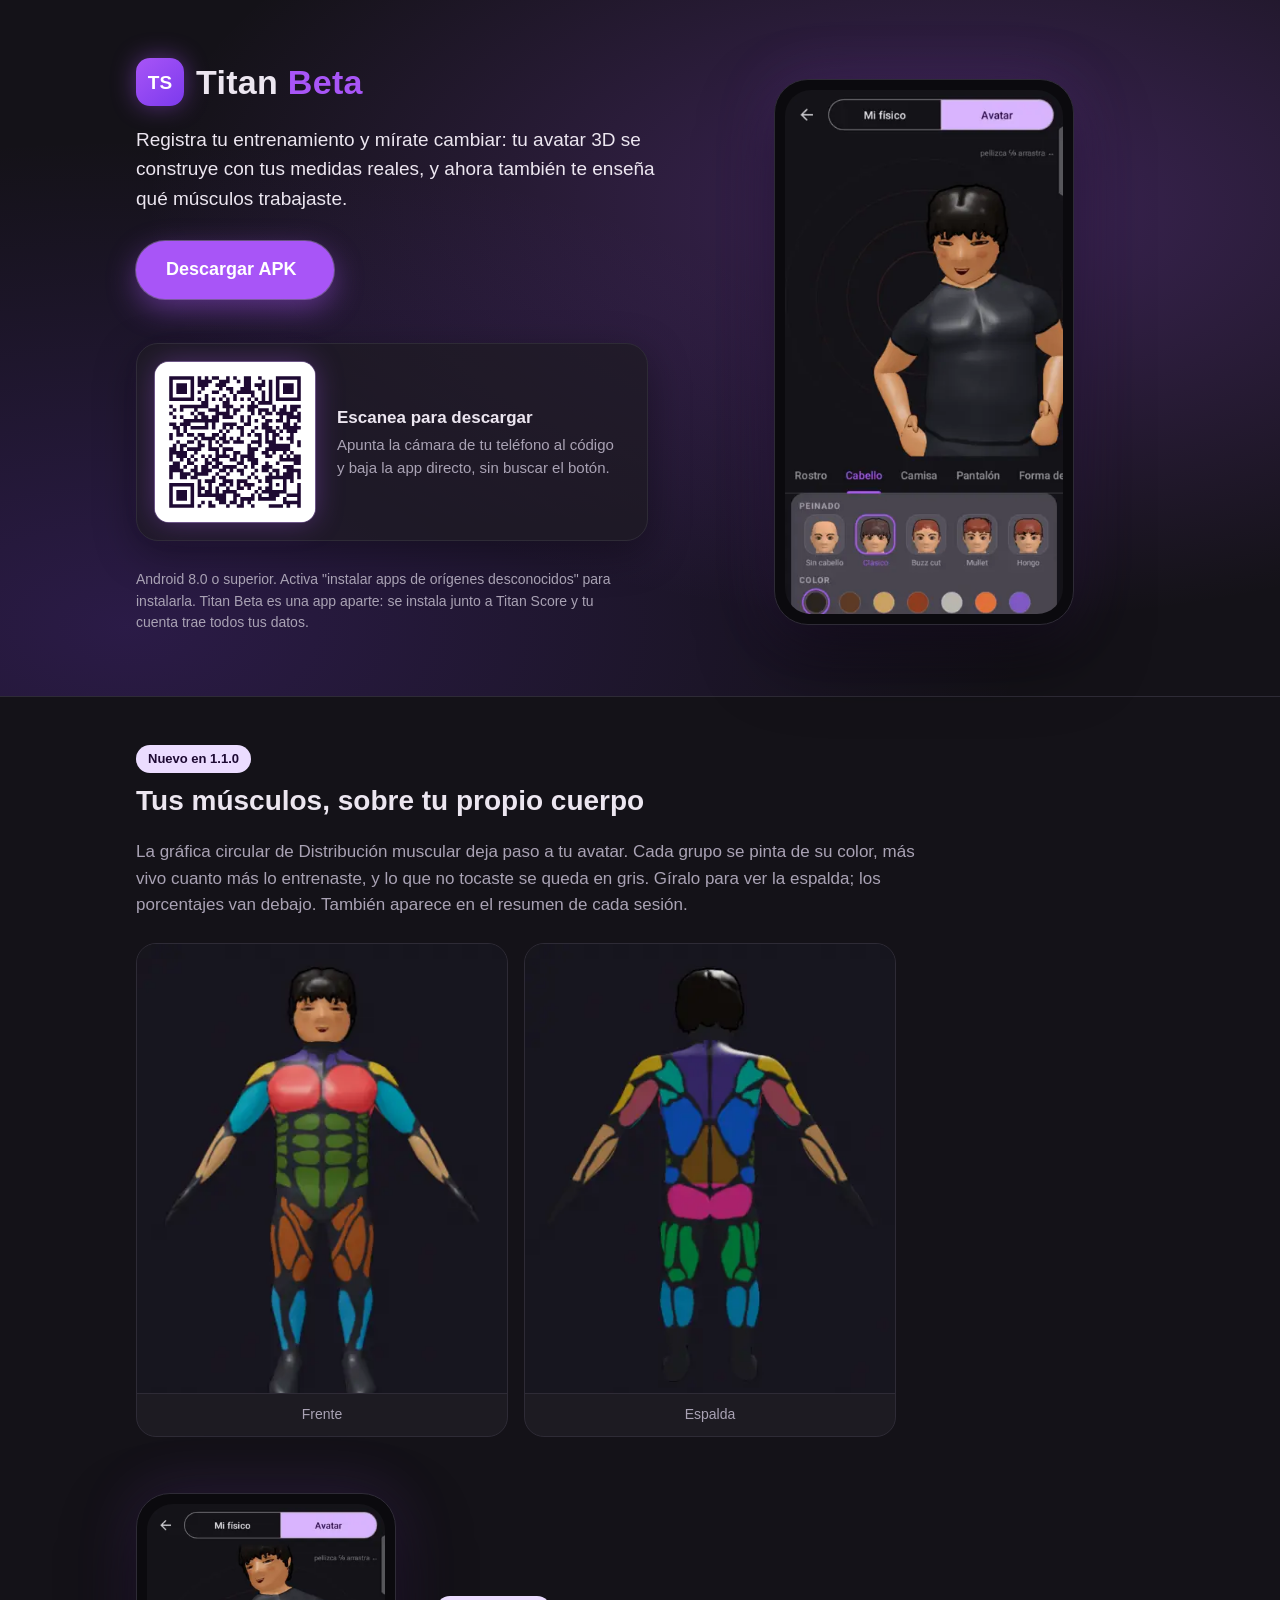
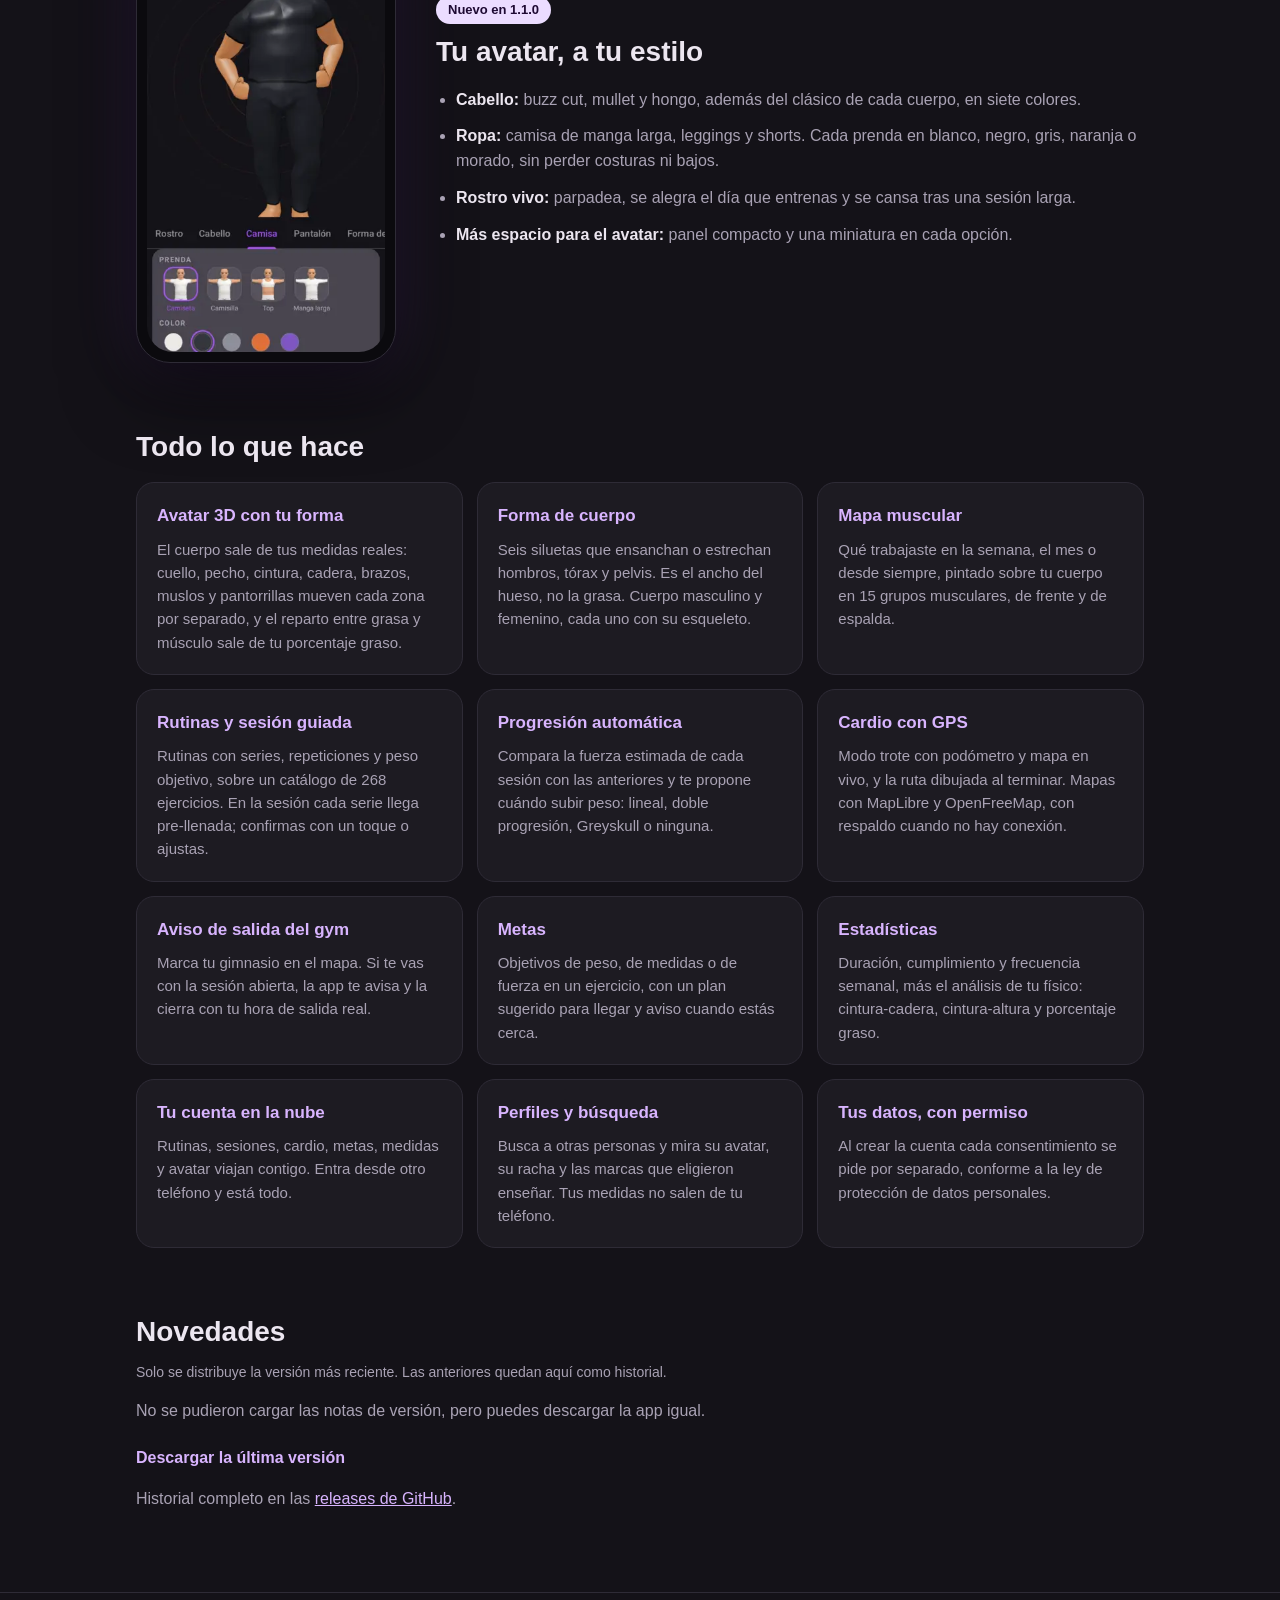
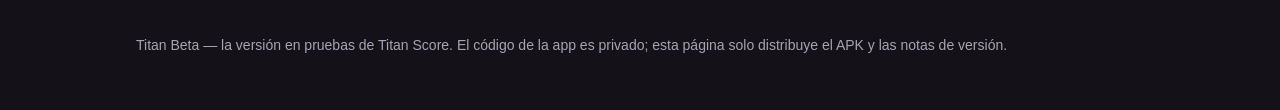
<file: index.html>
<!DOCTYPE html>
<html lang="es">
<head>
<meta charset="UTF-8">
<meta name="viewport" content="width=device-width, initial-scale=1.0">
<title>Titan Beta — Titan Score</title>
<meta name="description" content="Titan Beta: registra tus entrenamientos y mírate cambiar en un avatar 3D construido con tus medidas, con mapa muscular, cardio con GPS y aviso de salida del gym. Descarga el APK.">
<meta name="theme-color" content="#141218">
<link rel="stylesheet" href="style.css">
</head>
<body>

<header class="hero">
  <div class="container hero-grid">
    <div class="hero-text">
      <div class="brand">
        <span class="brand-mark">TS</span>
        <span class="brand-name">Titan <span class="acento">Beta</span></span>
      </div>
      <p class="tagline">Registra tu entrenamiento y mírate cambiar: tu avatar 3D se construye con tus medidas reales, y ahora también te enseña qué músculos trabajaste.</p>
      <a id="download-link" class="btn-download" href="https://github.com/JuanOV27/titan-score-app/releases/latest/download/titan-score.apk" rel="noopener">
        Descargar APK <span id="download-version"></span>
      </a>
      <div class="qr">
        <img src="img/qr-descarga.svg" width="160" height="160" alt="Código QR que descarga el APK de Titan Beta">
        <p><strong>Escanea para descargar</strong>Apunta la cámara de tu teléfono al código y baja la app directo, sin buscar el botón.</p>
      </div>
      <p class="hint">Android 8.0 o superior. Activa "instalar apps de orígenes desconocidos" para instalarla. Titan Beta es una app aparte: se instala junto a Titan Score y tu cuenta trae todos tus datos.</p>
    </div>
    <figure class="telefono">
      <img src="img/personalizar-cabello.webp" width="360" height="678" alt="Pantalla de personalización del avatar en la sección Cabello, con miniaturas de cada peinado y la paleta de colores">
    </figure>
  </div>
</header>

<main class="container">

  <section class="destacado">
    <span class="etiqueta">Nuevo en 1.1.0</span>
    <h2>Tus músculos, sobre tu propio cuerpo</h2>
    <p class="lead">La gráfica circular de Distribución muscular deja paso a tu avatar. Cada grupo se pinta de su color, más vivo cuanto más lo entrenaste, y lo que no tocaste se queda en gris. Gíralo para ver la espalda; los porcentajes van debajo. También aparece en el resumen de cada sesión.</p>
    <div class="par-mapa">
      <figure>
        <img src="img/mapa-frente.webp" width="400" height="486" alt="Mapa muscular de frente: pectorales, hombros, bíceps, abdomen y cuádriceps coloreados">
        <figcaption>Frente</figcaption>
      </figure>
      <figure>
        <img src="img/mapa-espalda.webp" width="400" height="486" alt="Mapa muscular de espalda: trapecios, dorsales, glúteos, isquiotibiales y pantorrillas coloreados">
        <figcaption>Espalda</figcaption>
      </figure>
    </div>
  </section>

  <section class="destacado invertido">
    <figure class="telefono pequeno">
      <img src="img/personalizar-ropa.webp" width="360" height="678" alt="Sección Camisa de la personalización: camiseta, camisilla, top y manga larga, con cinco colores">
    </figure>
    <div>
      <span class="etiqueta">Nuevo en 1.1.0</span>
      <h2>Tu avatar, a tu estilo</h2>
      <ul class="lista">
        <li><strong>Cabello:</strong> buzz cut, mullet y hongo, además del clásico de cada cuerpo, en siete colores.</li>
        <li><strong>Ropa:</strong> camisa de manga larga, leggings y shorts. Cada prenda en blanco, negro, gris, naranja o morado, sin perder costuras ni bajos.</li>
        <li><strong>Rostro vivo:</strong> parpadea, se alegra el día que entrenas y se cansa tras una sesión larga.</li>
        <li><strong>Más espacio para el avatar:</strong> panel compacto y una miniatura en cada opción.</li>
      </ul>
    </div>
  </section>

  <section class="features">
    <h2>Todo lo que hace</h2>
    <div class="feature-grid">
      <div class="feature">
        <h3>Avatar 3D con tu forma</h3>
        <p>El cuerpo sale de tus medidas reales: cuello, pecho, cintura, cadera, brazos, muslos y pantorrillas mueven cada zona por separado, y el reparto entre grasa y músculo sale de tu porcentaje graso.</p>
      </div>
      <div class="feature">
        <h3>Forma de cuerpo</h3>
        <p>Seis siluetas que ensanchan o estrechan hombros, tórax y pelvis. Es el ancho del hueso, no la grasa. Cuerpo masculino y femenino, cada uno con su esqueleto.</p>
      </div>
      <div class="feature">
        <h3>Mapa muscular</h3>
        <p>Qué trabajaste en la semana, el mes o desde siempre, pintado sobre tu cuerpo en 15 grupos musculares, de frente y de espalda.</p>
      </div>
      <div class="feature">
        <h3>Rutinas y sesión guiada</h3>
        <p>Rutinas con series, repeticiones y peso objetivo, sobre un catálogo de 268 ejercicios. En la sesión cada serie llega pre-llenada; confirmas con un toque o ajustas.</p>
      </div>
      <div class="feature">
        <h3>Progresión automática</h3>
        <p>Compara la fuerza estimada de cada sesión con las anteriores y te propone cuándo subir peso: lineal, doble progresión, Greyskull o ninguna.</p>
      </div>
      <div class="feature">
        <h3>Cardio con GPS</h3>
        <p>Modo trote con podómetro y mapa en vivo, y la ruta dibujada al terminar. Mapas con MapLibre y OpenFreeMap, con respaldo cuando no hay conexión.</p>
      </div>
      <div class="feature">
        <h3>Aviso de salida del gym</h3>
        <p>Marca tu gimnasio en el mapa. Si te vas con la sesión abierta, la app te avisa y la cierra con tu hora de salida real.</p>
      </div>
      <div class="feature">
        <h3>Metas</h3>
        <p>Objetivos de peso, de medidas o de fuerza en un ejercicio, con un plan sugerido para llegar y aviso cuando estás cerca.</p>
      </div>
      <div class="feature">
        <h3>Estadísticas</h3>
        <p>Duración, cumplimiento y frecuencia semanal, más el análisis de tu físico: cintura-cadera, cintura-altura y porcentaje graso.</p>
      </div>
      <div class="feature">
        <h3>Tu cuenta en la nube</h3>
        <p>Rutinas, sesiones, cardio, metas, medidas y avatar viajan contigo. Entra desde otro teléfono y está todo.</p>
      </div>
      <div class="feature">
        <h3>Perfiles y búsqueda</h3>
        <p>Busca a otras personas y mira su avatar, su racha y las marcas que eligieron enseñar. Tus medidas no salen de tu teléfono.</p>
      </div>
      <div class="feature">
        <h3>Tus datos, con permiso</h3>
        <p>Al crear la cuenta cada consentimiento se pide por separado, conforme a la ley de protección de datos personales.</p>
      </div>
    </div>
  </section>

  <section class="notas">
    <h2>Novedades</h2>
    <p class="nota-descarga">Solo se distribuye la versión más reciente. Las anteriores quedan aquí como historial.</p>
    <div id="release-notes">
      <p class="loading">Cargando versiones…</p>
    </div>
  </section>

</main>

<footer>
  <div class="container">
    <p>Titan Beta — la versión en pruebas de Titan Score. El código de la app es privado; esta página solo distribuye el APK y las notas de versión.</p>
  </div>
</footer>

<script src="app.js"></script>
</body>
</html>
</file>
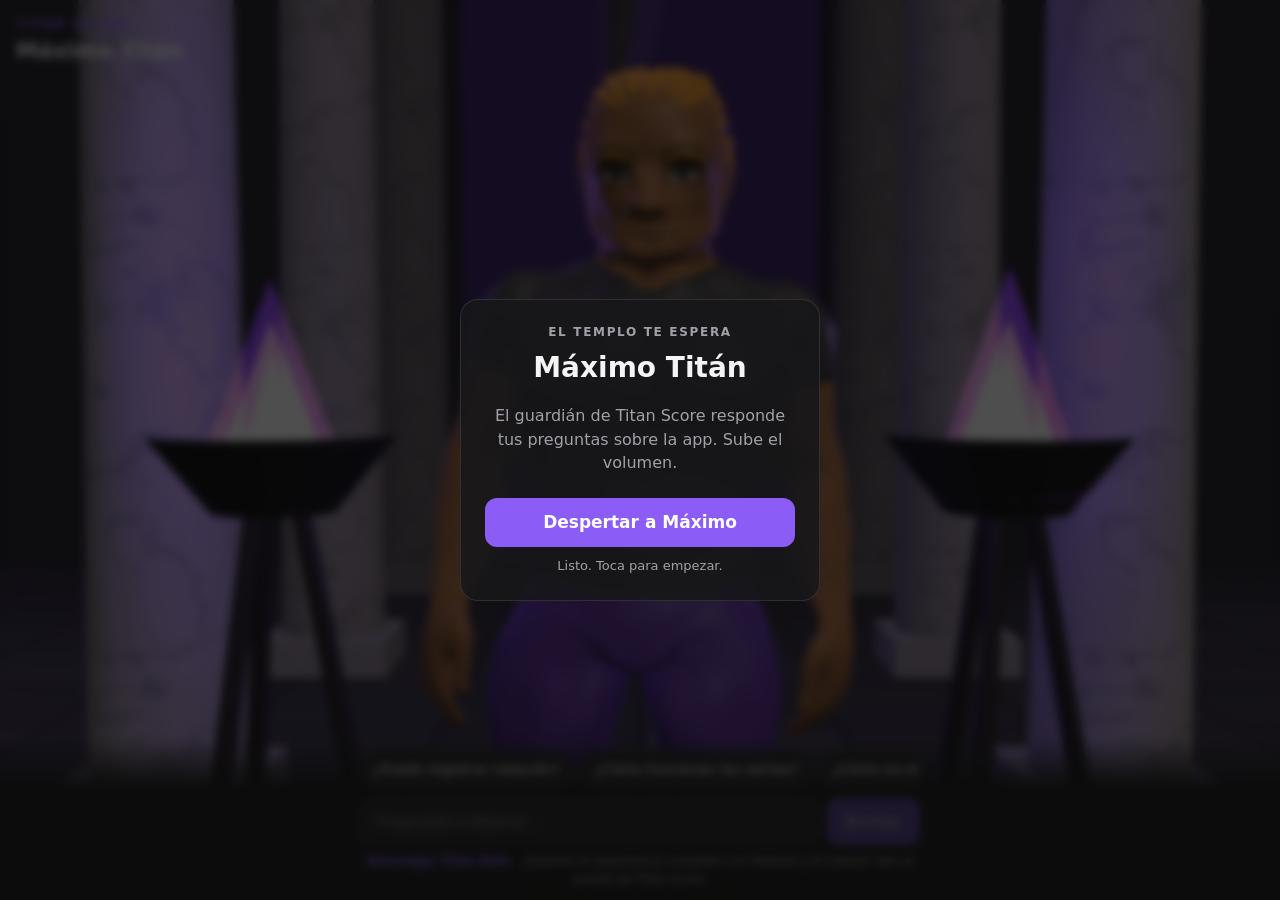
<file: maximo/index.html>
<!doctype html>
<html lang="es">
<head>
  <meta charset="utf-8">
  <meta name="viewport" content="width=device-width, initial-scale=1, viewport-fit=cover">
  <meta name="theme-color" content="#121212">
  <title>Máximo Titán · Titan Score</title>
  <meta name="description" content="Pregúntale a Máximo Titán, el guardián de Titan Score, todo sobre la app.">
  <link rel="stylesheet" href="css/web.css">
</head>
<body>
  <div id="mundo" aria-hidden="true"></div>

  <header class="cabecera">
    <p class="marca">TITAN SCORE</p>
    <h1>Máximo Titán</h1>
  </header>

  <section id="subtitulo" class="subtitulo" aria-live="polite" hidden>
    <p id="subtituloTexto"></p>
  </section>

  <section class="chat" aria-label="Pregúntale a Máximo">
    <div id="sugerencias" class="sugerencias"></div>
    <form id="formulario" class="formulario" autocomplete="off">
      <label class="oculto" for="texto">Tu pregunta</label>
      <input id="texto" name="texto" type="text" maxlength="150" placeholder="Pregúntale a Máximo…" enterkeyhint="send" disabled>
      <button id="enviar" type="submit" disabled>Enviar</button>
    </form>
    <p class="pie"><a class="descargar" href="https://juanov27.github.io/titan-score-app/">Descargar Titan Beta</a> · ¿Quieres la experiencia completa con Nubosa y el Coloso? Ven al puesto de Titan Score.</p>
  </section>

  <div id="despertar" class="despertar">
    <div class="tarjeta">
      <p class="antetitulo">El Templo te espera</p>
      <h2>Máximo Titán</h2>
      <p>El guardián de Titan Score responde tus preguntas sobre la app. Sube el volumen.</p>
      <button id="botonDespertar" type="button" disabled>Despertando al titán…</button>
      <p id="progreso" class="progreso">Cargando el modelo 3D</p>
    </div>
  </div>

  <script type="module" src="js/web.js"></script>
</body>
</html>
</file>
<file: style.css>
/* Identidad de Titan Beta: el mismo violeta neón que la app (src/debug/res/values/colors.xml)
   sobre el fondo oscuro de la app. */
:root {
  --violeta: #A855F7;
  --violeta-hondo: #7C3AED;
  --lavanda: #D8B4FE;
  --contenedor: #EBDCFF;
  --sobre-contenedor: #1E0A33;
  --fondo: #141218;
  --tarjeta: #1D1B22;
  --borde: #2E2B36;
  --texto: #ECE6F0;
  --texto-tenue: #A9A2B4;
}

* {
  box-sizing: border-box;
}

html {
  background: var(--fondo);
}

body {
  margin: 0;
  font-family: -apple-system, "Segoe UI", Roboto, Helvetica, Arial, sans-serif;
  background: var(--fondo);
  color: var(--texto);
  line-height: 1.55;
}

img {
  max-width: 100%;
  height: auto;
  display: block;
}

.container {
  max-width: 1040px;
  margin: 0 auto;
  padding: 0 16px;
}

.acento {
  color: var(--violeta);
}

/* ---- Hero ---------------------------------------------------------------- */

.hero {
  background:
    radial-gradient(ellipse at 75% 30%, rgba(168, 85, 247, 0.28), transparent 60%),
    radial-gradient(ellipse at 10% 90%, rgba(124, 58, 237, 0.22), transparent 55%),
    var(--fondo);
  padding: 56px 0 48px;
  border-bottom: 1px solid var(--borde);
}

.hero-grid {
  display: grid;
  grid-template-columns: 1.2fr 1fr;
  gap: 40px;
  align-items: center;
}

.brand {
  display: flex;
  align-items: center;
  gap: 12px;
  margin-bottom: 16px;
}

.brand-mark {
  display: inline-flex;
  align-items: center;
  justify-content: center;
  width: 48px;
  height: 48px;
  border-radius: 14px;
  background: linear-gradient(140deg, var(--violeta), var(--violeta-hondo));
  color: #fff;
  font-weight: 800;
  font-size: 19px;
  box-shadow: 0 0 24px rgba(168, 85, 247, 0.45);
}

.brand-name {
  font-size: 34px;
  font-weight: 800;
  letter-spacing: 0.3px;
}

.tagline {
  font-size: 19px;
  color: var(--texto);
  margin: 0 0 28px;
  max-width: 34em;
}

.btn-download {
  display: inline-flex;
  align-items: center;
  gap: 8px;
  background: var(--violeta);
  color: #fff;
  font-weight: 700;
  font-size: 18px;
  padding: 15px 30px;
  border-radius: 999px;
  text-decoration: none;
  box-shadow: 0 0 0 1px rgba(216, 180, 254, 0.35), 0 10px 30px rgba(168, 85, 247, 0.45);
  transition: transform 0.15s ease, box-shadow 0.15s ease, background 0.15s ease;
}

.btn-download:hover,
.btn-download:focus-visible {
  background: var(--violeta-hondo);
  transform: translateY(-2px);
  box-shadow: 0 0 0 1px var(--lavanda), 0 14px 36px rgba(168, 85, 247, 0.55);
}

.btn-download:focus-visible {
  outline: 3px solid var(--lavanda);
  outline-offset: 3px;
}

#download-version {
  font-weight: 500;
  opacity: 0.85;
}

.qr {
  display: flex;
  align-items: center;
  gap: 22px;
  margin-top: 44px;
  padding: 18px 22px 18px 18px;
  max-width: 32em;
  background: rgba(29, 27, 34, 0.7);
  border: 1px solid var(--borde);
  border-radius: 22px;
  box-shadow: 0 12px 40px rgba(0, 0, 0, 0.35);
}

.qr img {
  flex: none;
  width: 160px;
  height: 160px;
  border-radius: 14px;
  background: #fff;
  box-shadow: 0 0 0 1px rgba(216, 180, 254, 0.35), 0 0 28px rgba(168, 85, 247, 0.35);
}

.qr p {
  margin: 0;
  font-size: 15px;
  line-height: 1.5;
  color: var(--texto-tenue);
}

.qr strong {
  display: block;
  margin-bottom: 4px;
  font-size: 17px;
  color: var(--texto);
}

.hint {
  margin-top: 28px;
  font-size: 14px;
  color: var(--texto-tenue);
  max-width: 34em;
}

.telefono {
  margin: 0;
  justify-self: center;
  width: 100%;
  max-width: 300px;
  border-radius: 34px;
  padding: 10px;
  background: #0B0A0E;
  border: 1px solid var(--borde);
  box-shadow: 0 30px 70px rgba(0, 0, 0, 0.55), 0 0 60px rgba(168, 85, 247, 0.18);
}

.telefono img {
  border-radius: 26px;
}

.telefono.pequeno {
  max-width: 260px;
}

/* ---- Secciones destacadas ----------------------------------------------- */

main {
  padding-top: 24px;
}

section {
  padding: 48px 0 8px;
}

h2 {
  font-size: 28px;
  margin: 6px 0 14px;
}

.etiqueta {
  display: inline-block;
  background: var(--contenedor);
  color: var(--sobre-contenedor);
  font-size: 13px;
  font-weight: 700;
  padding: 4px 12px;
  border-radius: 999px;
}

.lead {
  color: var(--texto-tenue);
  font-size: 17px;
  max-width: 46em;
}

.par-mapa {
  display: grid;
  grid-template-columns: 1fr 1fr;
  gap: 16px;
  margin-top: 24px;
  max-width: 760px;
}

.par-mapa figure {
  margin: 0;
  background: var(--tarjeta);
  border: 1px solid var(--borde);
  border-radius: 20px;
  overflow: hidden;
}

.par-mapa figcaption {
  text-align: center;
  padding: 10px;
  color: var(--texto-tenue);
  font-size: 14px;
  border-top: 1px solid var(--borde);
}

.destacado.invertido {
  display: grid;
  grid-template-columns: auto 1fr;
  gap: 40px;
  align-items: center;
}

.lista {
  padding-left: 20px;
  margin: 0;
}

.lista li {
  margin-bottom: 12px;
  color: var(--texto-tenue);
}

.lista strong {
  color: var(--texto);
}

/* ---- Funciones ------------------------------------------------------------ */

.feature-grid {
  display: grid;
  grid-template-columns: repeat(auto-fill, minmax(250px, 1fr));
  gap: 14px;
  margin-top: 8px;
}

.feature {
  background: var(--tarjeta);
  border: 1px solid var(--borde);
  border-radius: 18px;
  padding: 20px;
  transition: border-color 0.15s ease;
}

.feature:hover {
  border-color: rgba(168, 85, 247, 0.55);
}

.feature h3 {
  margin: 0 0 8px;
  font-size: 17px;
  color: var(--lavanda);
}

.feature p {
  margin: 0;
  color: var(--texto-tenue);
  font-size: 15px;
}

/* ---- Novedades ------------------------------------------------------------ */

.nota-descarga {
  color: var(--texto-tenue);
  font-size: 14px;
  margin-top: -6px;
}

.release {
  background: var(--tarjeta);
  border: 1px solid var(--borde);
  border-radius: 18px;
  padding: 20px 22px;
  margin-bottom: 14px;
}

.release.actual {
  border-color: rgba(168, 85, 247, 0.6);
  box-shadow: 0 0 30px rgba(168, 85, 247, 0.12);
}

.release-header {
  display: flex;
  flex-wrap: wrap;
  justify-content: space-between;
  align-items: baseline;
  gap: 8px;
  margin-bottom: 8px;
}

.release-version {
  font-weight: 700;
  font-size: 17px;
}

.release-date {
  color: var(--texto-tenue);
  font-size: 14px;
}

.release-body {
  color: var(--texto-tenue);
  font-size: 15px;
}

.release-body strong {
  color: var(--texto);
}

.release-body ul {
  padding-left: 20px;
}

.release-download {
  display: inline-block;
  margin-top: 6px;
  font-weight: 700;
  color: var(--lavanda);
  text-decoration: none;
}

.release-download:hover {
  text-decoration: underline;
}

details.release summary {
  cursor: pointer;
  list-style: none;
}

details.release summary::-webkit-details-marker {
  display: none;
}

details.release summary .release-header {
  margin-bottom: 0;
}

details.release[open] summary .release-header {
  margin-bottom: 8px;
}

.loading,
.error {
  color: var(--texto-tenue);
}

.error a {
  color: var(--lavanda);
}

footer {
  margin-top: 56px;
  padding: 28px 0 40px;
  border-top: 1px solid var(--borde);
  color: var(--texto-tenue);
  font-size: 14px;
}

/* ---- Teléfono ------------------------------------------------------------- */

@media (max-width: 760px) {
  .hero {
    padding: 40px 0 36px;
  }

  .hero-grid,
  .destacado.invertido {
    grid-template-columns: 1fr;
    gap: 28px;
  }

  .brand-name {
    font-size: 28px;
  }

  .tagline {
    font-size: 17px;
  }

  /* En el teléfono el botón ya descarga: el QR solo estorba. */
  .qr {
    display: none;
  }

  .btn-download {
    width: 100%;
    justify-content: center;
  }

  .telefono {
    max-width: 240px;
  }

  .destacado.invertido .telefono {
    order: 2;
  }

  .par-mapa {
    gap: 10px;
  }

  h2 {
    font-size: 24px;
  }
}

@media (prefers-reduced-motion: reduce) {
  * {
    transition: none !important;
  }
}
</file>
<file: maximo/css/web.css>
/* Página pública de Máximo (GitHub Pages): un solo personaje y el chat en la misma pantalla. */
:root {
  --fondo: #121212;
  --tarjeta: rgba(24, 24, 27, 0.88);
  --borde: rgba(255, 255, 255, 0.1);
  --texto: #f4f4f5;
  --tenue: #a1a1aa;
  --acento: #8b5cf6;
  --xp: #ffb800;
}

* { box-sizing: border-box; }

html, body {
  margin: 0;
  height: 100%;
  background: var(--fondo);
  color: var(--texto);
  font: 16px/1.45 system-ui, -apple-system, "Segoe UI", Roboto, sans-serif;
  overflow: hidden;
  -webkit-tap-highlight-color: transparent;
}

#mundo { position: fixed; inset: 0; }
#mundo canvas { display: block; }

.cabecera {
  position: fixed;
  top: max(16px, env(safe-area-inset-top));
  left: 16px;
  pointer-events: none;
}
.marca { margin: 0; color: var(--acento); font-weight: 800; letter-spacing: 0.18em; font-size: 12px; }
.cabecera h1 { margin: 2px 0 0; font-size: 22px; }

.subtitulo {
  position: fixed;
  left: 16px;
  right: 16px;
  bottom: calc(190px + env(safe-area-inset-bottom));
  margin: 0 auto;
  max-width: 560px;
  padding: 12px 16px;
  background: var(--tarjeta);
  border: 1px solid var(--borde);
  border-left: 3px solid var(--acento);
  border-radius: 12px;
  backdrop-filter: blur(6px);
}
.subtitulo p { margin: 0; font-size: 16px; }

.chat {
  position: fixed;
  left: 0;
  right: 0;
  bottom: 0;
  padding: 12px 16px max(12px, env(safe-area-inset-bottom));
  background: linear-gradient(to top, rgba(18, 18, 18, 0.98) 70%, rgba(18, 18, 18, 0));
}
.chat > * { max-width: 560px; margin-left: auto; margin-right: auto; }

.sugerencias {
  display: flex;
  gap: 8px;
  overflow-x: auto;
  padding-bottom: 10px;
  scrollbar-width: none;
}
.sugerencias::-webkit-scrollbar { display: none; }
.sugerencias button {
  flex: none;
  padding: 8px 12px;
  border-radius: 999px;
  border: 1px solid var(--borde);
  background: #1f1f23;
  color: var(--texto);
  font: inherit;
  font-size: 14px;
  white-space: nowrap;
  cursor: pointer;
}
.sugerencias button:disabled { opacity: 0.45; }

.formulario { display: flex; gap: 8px; }
.formulario input {
  flex: 1;
  min-width: 0;
  padding: 12px 14px;
  border-radius: 12px;
  border: 1px solid var(--borde);
  background: #1f1f23;
  color: var(--texto);
  font-size: 16px;              /* 16 px evita que iOS haga zoom al enfocar */
}
.formulario input:focus { outline: 2px solid var(--acento); outline-offset: 1px; }
.formulario button,
.despertar button {
  padding: 12px 18px;
  border: 0;
  border-radius: 12px;
  background: var(--acento);
  color: #fff;
  font: inherit;
  font-weight: 700;
  cursor: pointer;
}
.formulario button:disabled,
.despertar button:disabled { opacity: 0.5; cursor: default; }

.pie { margin: 8px auto 0; color: var(--tenue); font-size: 12px; text-align: center; }
.descargar { color: var(--acento); font-weight: 700; text-decoration: none; white-space: nowrap; }
.descargar:hover, .descargar:focus-visible { text-decoration: underline; }

.despertar {
  position: fixed;
  inset: 0;
  display: grid;
  place-items: center;
  padding: 16px;
  background: rgba(10, 10, 10, 0.72);
  backdrop-filter: blur(4px);
}
.despertar[hidden] { display: none; }
.tarjeta {
  max-width: 360px;
  padding: 24px;
  text-align: center;
  background: var(--tarjeta);
  border: 1px solid var(--borde);
  border-radius: 18px;
}
.antetitulo { margin: 0; color: var(--xp); font-size: 12px; font-weight: 700; letter-spacing: 0.14em; text-transform: uppercase; }
.tarjeta h2 { margin: 6px 0 8px; font-size: 28px; }
.tarjeta p { color: var(--tenue); }
.tarjeta button { width: 100%; margin-top: 8px; font-size: 17px; }
.progreso { margin: 10px 0 0; font-size: 13px; }

.oculto { position: absolute; width: 1px; height: 1px; overflow: hidden; clip: rect(0 0 0 0); }

@media (prefers-reduced-motion: reduce) {
  * { scroll-behavior: auto; }
}
</file>
